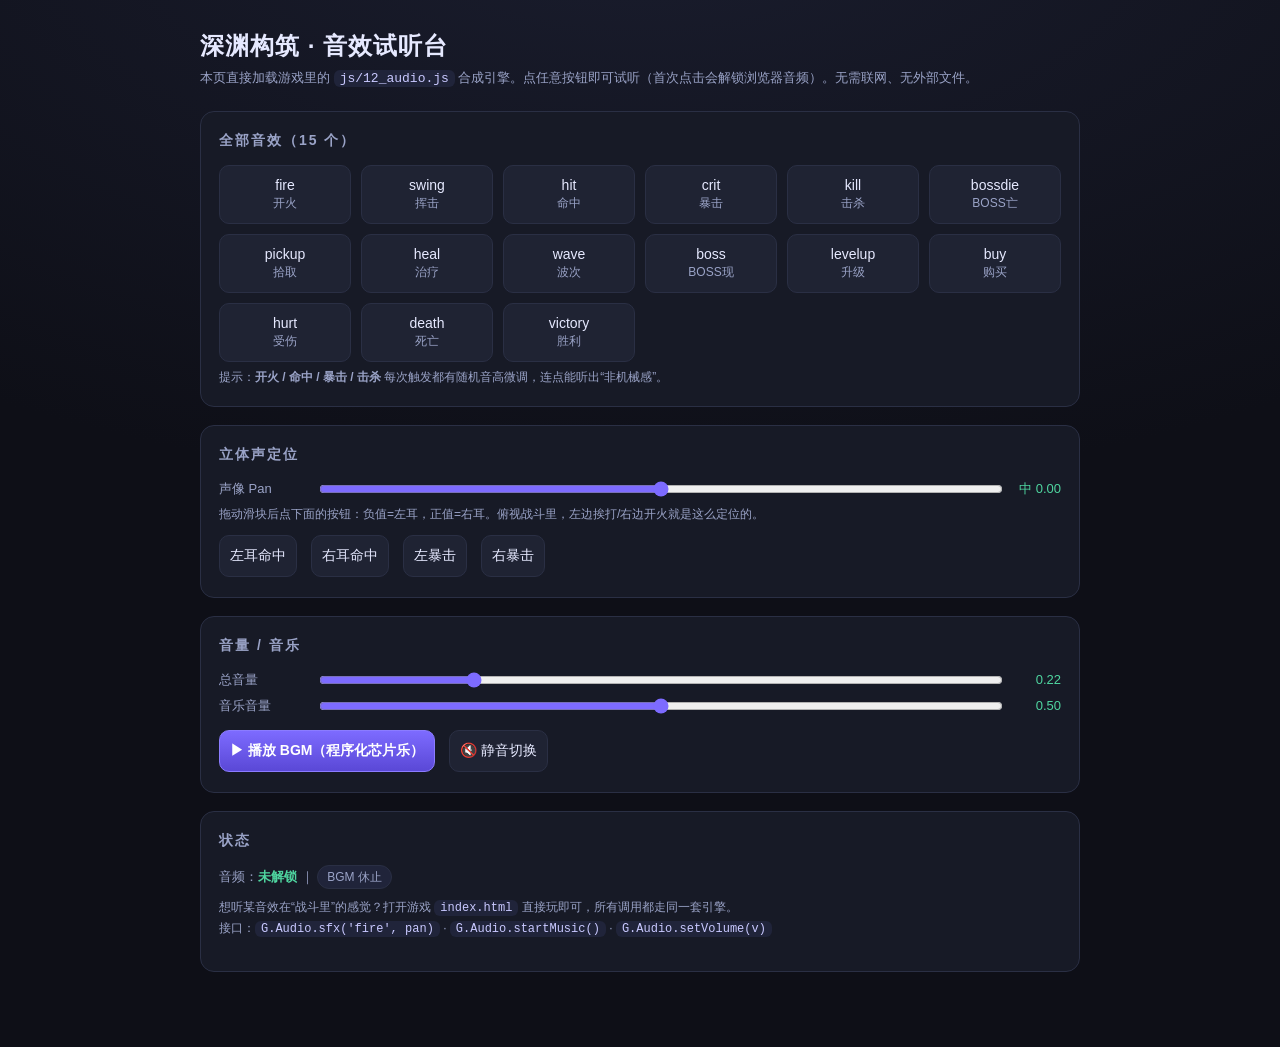
<file: audio_preview.html>
<!DOCTYPE html>
<html lang="zh-CN">
<head>
<meta charset="UTF-8">
<meta name="viewport" content="width=device-width, initial-scale=1">
<title>深渊构筑 · 音效试听台</title>
<style>
  :root{
    --bg:#0e0f17; --panel:#171a26; --panel2:#1f2333; --line:#2a2f44;
    --txt:#e6e9ff; --sub:#9aa3c7; --acc:#7d6bff; --acc2:#3b2f8c; --ok:#4fd6a0; --warn:#ff6b6b;
  }
  *{box-sizing:border-box}
  body{margin:0;background:radial-gradient(1200px 600px at 50% -10%,#1a1d2e,#0e0f17);
       color:var(--txt);font:15px/1.5 "Segoe UI","PingFang SC","Microsoft YaHei",sans-serif;
       min-height:100vh;padding:28px 16px 60px}
  .wrap{max-width:880px;margin:0 auto}
  h1{font-size:24px;margin:0 0 4px;letter-spacing:1px}
  .tip{color:var(--sub);margin:0 0 22px;font-size:13px}
  .card{background:var(--panel);border:1px solid var(--line);border-radius:14px;padding:18px 18px 20px;margin-bottom:18px}
  .card h2{font-size:14px;margin:0 0 14px;color:var(--sub);text-transform:uppercase;letter-spacing:2px;font-weight:600}
  .grid{display:grid;grid-template-columns:repeat(auto-fill,minmax(120px,1fr));gap:10px}
  button{cursor:pointer;border:1px solid var(--line);background:var(--panel2);color:var(--txt);
         padding:11px 10px;border-radius:10px;font-size:14px;transition:.12s;display:flex;
         flex-direction:column;align-items:center;gap:2px}
  button:hover{border-color:var(--acc);background:#262b40;transform:translateY(-1px)}
  button:active{transform:translateY(0);background:var(--acc2)}
  button .zh{font-size:12px;color:var(--sub)}
  button.primary{background:linear-gradient(180deg,#7d6bff,#5a48d6);border-color:#8b7cff;color:#fff;font-weight:600}
  button.primary:hover{filter:brightness(1.08)}
  button.danger{border-color:#5a2230;color:#ff9d9d}
  button.danger:hover{background:#3a1a22}
  .row{display:flex;align-items:center;gap:14px;flex-wrap:wrap;margin-top:6px}
  .row label{color:var(--sub);min-width:84px;font-size:13px}
  input[type=range]{flex:1;min-width:160px;accent-color:var(--acc)}
  .panval{font-variant-numeric:tabular-nums;color:var(--ok);min-width:42px;text-align:right;font-size:13px}
  .status{font-size:13px;color:var(--sub);margin-top:10px}
  .status b{color:var(--ok)}
  .pill{display:inline-block;padding:2px 9px;border-radius:999px;background:#20243a;border:1px solid var(--line);font-size:12px;color:var(--sub)}
  .footer{color:var(--sub);font-size:12px;margin-top:8px;line-height:1.7}
  code{background:#20243a;padding:1px 6px;border-radius:6px;color:#c9c9ff}
  .demo-note{color:var(--sub);font-size:12px;margin:6px 0 0}
</style>
</head>
<body>
<div class="wrap">
  <h1>深渊构筑 · 音效试听台</h1>
  <p class="tip">本页直接加载游戏里的 <code>js/12_audio.js</code> 合成引擎。点任意按钮即可试听（首次点击会解锁浏览器音频）。无需联网、无外部文件。</p>

  <div class="card">
    <h2>全部音效（15 个）</h2>
    <div class="grid" id="sfxGrid"></div>
    <p class="demo-note">提示：<b>开火 / 命中 / 暴击 / 击杀</b> 每次触发都有随机音高微调，连点能听出“非机械感”。</p>
  </div>

  <div class="card">
    <h2>立体声定位</h2>
    <div class="row">
      <label>声像 Pan</label>
      <input type="range" id="pan" min="-1" max="1" step="0.05" value="0">
      <span class="panval" id="panVal">中 0.00</span>
    </div>
    <p class="demo-note">拖动滑块后点下面的按钮：负值=左耳，正值=右耳。俯视战斗里，左边挨打/右边开火就是这么定位的。</p>
    <div class="row" id="panBtns" style="margin-top:12px"></div>
  </div>

  <div class="card">
    <h2>音量 / 音乐</h2>
    <div class="row">
      <label>总音量</label>
      <input type="range" id="vol" min="0" max="1" step="0.02" value="0.22">
      <span class="panval" id="volVal">0.22</span>
    </div>
    <div class="row">
      <label>音乐音量</label>
      <input type="range" id="mvol" min="0" max="1" step="0.02" value="0.5">
      <span class="panval" id="mvolVal">0.50</span>
    </div>
    <div class="row" style="margin-top:14px">
      <button id="btnMusic" class="primary">▶ 播放 BGM（程序化芯片乐）</button>
      <button id="btnMute">🔇 静音切换</button>
    </div>
  </div>

  <div class="card">
    <h2>状态</h2>
    <div class="status" id="status">音频：<b id="actx">未解锁</b> ｜ <span class="pill" id="bpm">BGM 休止</span></div>
    <p class="footer">
      想听某音效在“战斗里”的感觉？打开游戏 <code>index.html</code> 直接玩即可，所有调用都走同一套引擎。<br>
      接口：<code>G.Audio.sfx('fire', pan)</code> · <code>G.Audio.startMusic()</code> · <code>G.Audio.setVolume(v)</code>
    </p>
  </div>
</div>

<script src="js/12_audio.js"></script>
<script>
(function(){
  var A = window.G && window.G.Audio;
  if(!A){ document.getElementById('status').innerHTML='<span style="color:#ff6b6b">加载失败：未找到 G.Audio</span>'; return; }

  var NAMES = [
    ['fire','开火'], ['swing','挥击'], ['hit','命中'], ['crit','暴击'],
    ['kill','击杀'], ['bossdie','BOSS亡'], ['pickup','拾取'], ['heal','治疗'],
    ['wave','波次'], ['boss','BOSS现'], ['levelup','升级'], ['buy','购买'],
    ['hurt','受伤'], ['death','死亡'], ['victory','胜利']
  ];

  var grid = document.getElementById('sfxGrid');
  NAMES.forEach(function(n){
    var b = document.createElement('button');
    b.innerHTML = n[0] + '<span class="zh">'+n[1]+'</span>';
    b.addEventListener('click', function(){ ensure(); A.sfx(n[0], curPan()); });
    grid.appendChild(b);
  });

  // 立体声演示
  var panBtns = document.getElementById('panBtns');
  [['hit','左耳命中',-0.8],['hit','右耳命中',0.8],['crit','左暴击',-0.6],['crit','右暴击',0.6]]
    .forEach(function(d){
      var b = document.createElement('button');
      b.innerHTML = d[1];
      b.addEventListener('click', function(){ ensure(); A.sfx(d[0], d[2]); });
      panBtns.appendChild(b);
    });

  var panEl = document.getElementById('pan'), panVal = document.getElementById('panVal');
  function curPan(){ return parseFloat(panEl.value)||0; }
  function fmtPan(p){
    if(Math.abs(p)<0.02) return '中 '+p.toFixed(2);
    return (p<0?'左 ':'右 ')+Math.abs(p).toFixed(2);
  }
  panEl.addEventListener('input', function(){ panVal.textContent = fmtPan(curPan()); });

  // 音量
  var vol = document.getElementById('vol'), volVal = document.getElementById('volVal');
  vol.addEventListener('input', function(){ A.setVolume(parseFloat(vol.value)); volVal.textContent = parseFloat(vol.value).toFixed(2); });
  var mvol = document.getElementById('mvol'), mvolVal = document.getElementById('mvolVal');
  mvol.addEventListener('input', function(){ A.setMusicVolume(parseFloat(mvol.value)); mvolVal.textContent = parseFloat(mvol.value).toFixed(2); });

  // 音乐
  var musicOn = false, btnMusic = document.getElementById('btnMusic');
  btnMusic.addEventListener('click', function(){
    ensure();
    if(!musicOn){ A.startMusic(); musicOn=true; btnMusic.textContent='⏸ 停止 BGM'; document.getElementById('bpm').textContent='BGM 播放中 · '+A._bpm+' BPM'; }
    else { A.stopMusic(); musicOn=false; btnMusic.textContent='▶ 播放 BGM（程序化芯片乐）'; document.getElementById('bpm').textContent='BGM 休止'; }
  });

  document.getElementById('btnMute').addEventListener('click', function(){ A.toggleMute(); });

  // 解锁
  var unlocked = false;
  function ensure(){
    if(unlocked){ if(A.ctx && A.ctx.state==='suspended') A.ctx.resume(); return; }
    A.unlock();
    unlocked = true;
    var st = document.getElementById('actx');
    st.textContent = (A.ctx && A.ctx.state) ? A.ctx.state : '已解锁';
    st.style.color = '#4fd6a0';
  }
  document.addEventListener('click', ensure, {once:false});
})();
</script>
</body>
</html>
</file>
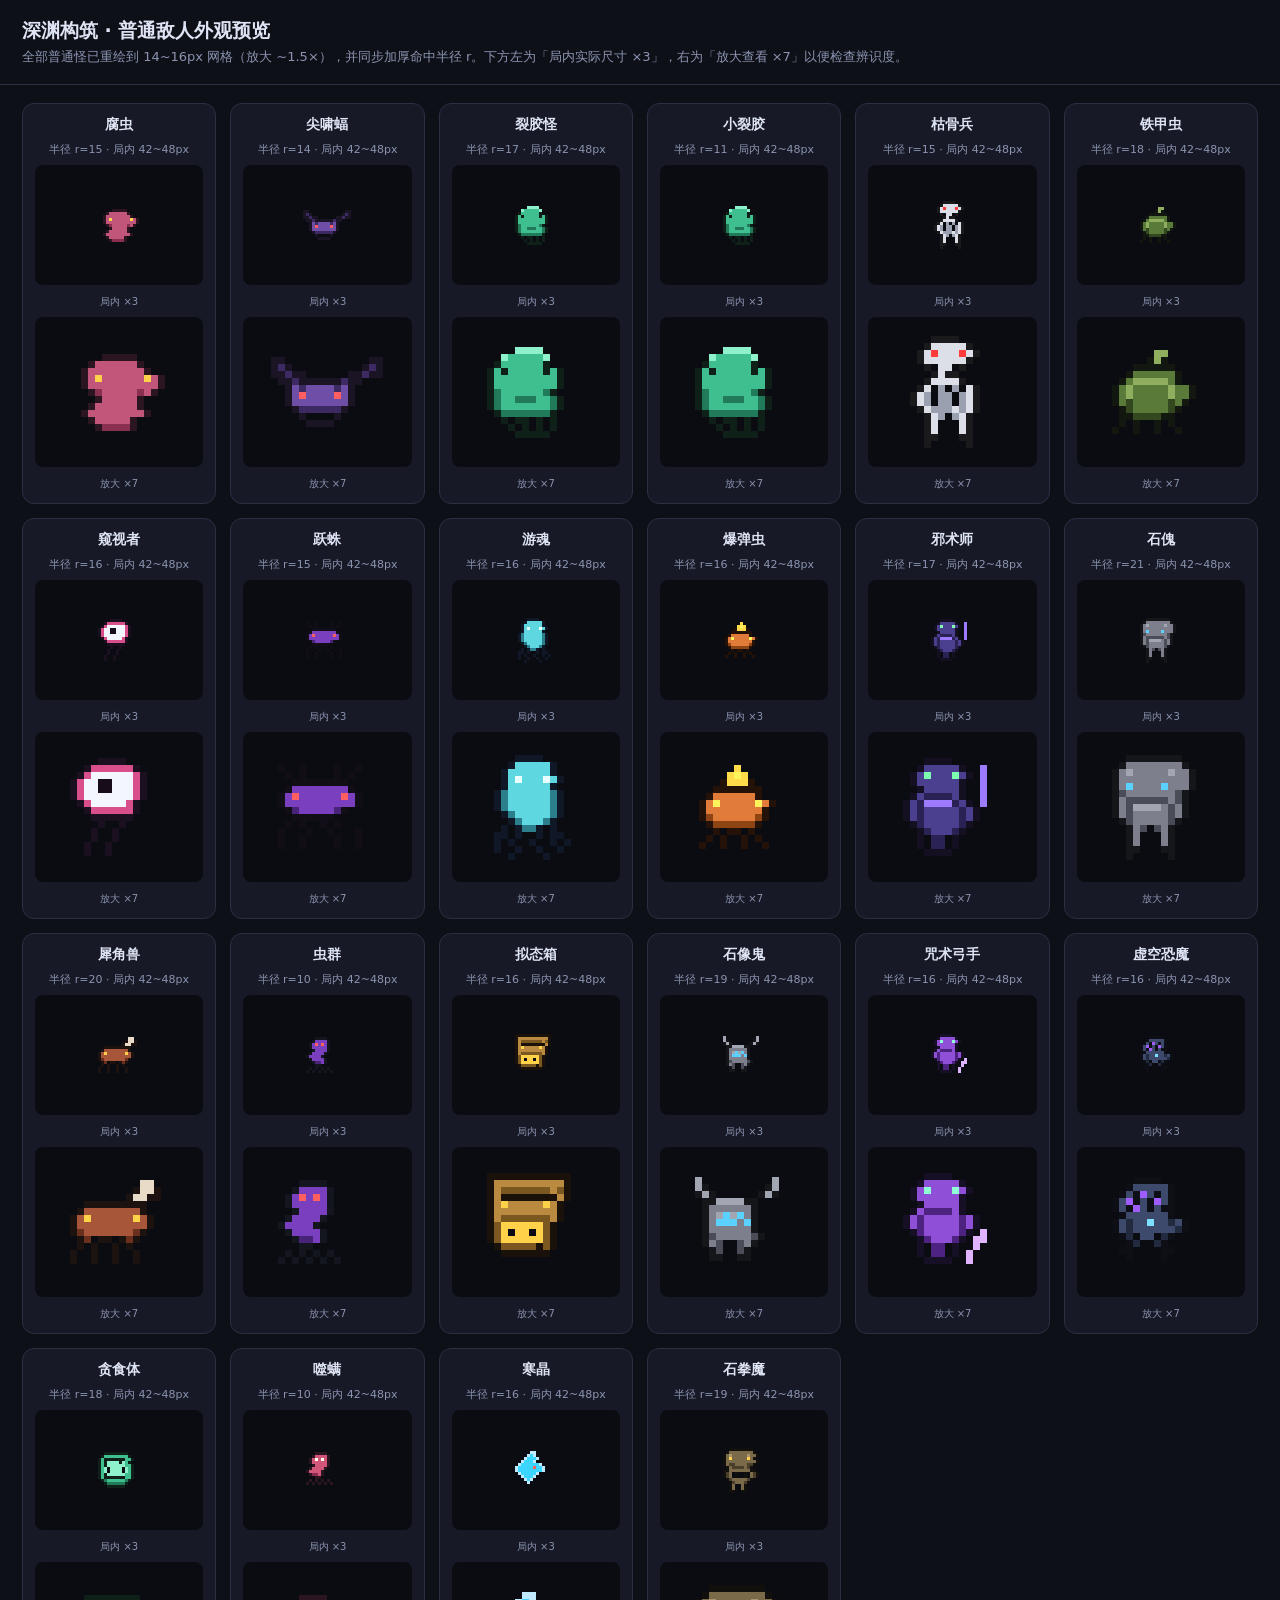
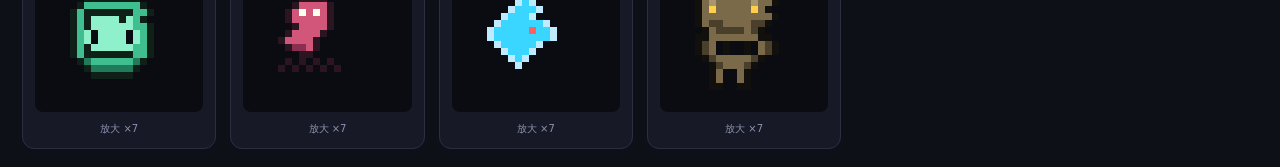
<file: enemy_preview.html>
<!DOCTYPE html>
<html lang="zh-CN">
<head>
<meta charset="UTF-8">
<meta name="viewport" content="width=device-width, initial-scale=1.0">
<title>深渊构筑 · 敌人外观预览</title>
<style>
  :root { --bg:#0e1018; --card:#171a26; --line:#2a2f42; --txt:#dfe4f5; --sub:#8b93b0; --acc:#7fd8ff; }
  * { box-sizing: border-box; }
  body { margin:0; background:var(--bg); color:var(--txt);
    font-family: -apple-system, "PingFang SC", "Microsoft YaHei", system-ui, sans-serif; }
  header { padding:18px 22px; border-bottom:1px solid var(--line); }
  h1 { margin:0 0 4px; font-size:19px; }
  .tip { color:var(--sub); font-size:13px; }
  .wrap { padding:18px 22px; }
  .grid { display:grid; grid-template-columns:repeat(auto-fill,minmax(190px,1fr)); gap:14px; }
  .card { background:var(--card); border:1px solid var(--line); border-radius:12px;
    padding:12px; display:flex; flex-direction:column; align-items:center; gap:8px; }
  .nm { font-size:14px; font-weight:600; }
  .meta { font-size:11px; color:var(--sub); }
  .stage { background:#0a0c12; border-radius:8px; display:flex; align-items:center; justify-content:center;
    width:100%; height:120px; position:relative; overflow:hidden; }
  .stage.big { height:150px; }
  canvas { image-rendering:pixelated; }
  .row { display:flex; gap:10px; width:100%; }
  .row .stage { height:88px; }
  .lbl { font-size:10px; color:var(--sub); text-align:center; margin-top:2px; }
  .col { flex:1; display:flex; flex-direction:column; align-items:center; }
</style>
</head>
<body>
<header>
  <h1>深渊构筑 · 普通敌人外观预览</h1>
  <div class="tip">全部普通怪已重绘到 14~16px 网格（放大 ~1.5×），并同步加厚命中半径 r。下方左为「局内实际尺寸 ×3」，右为「放大查看 ×7」以便检查辨识度。</div>
</header>
<div class="wrap">
  <div class="grid" id="grid"></div>
</div>

<script src="js/00_util.js"></script>
<script src="js/01_pixel.js"></script>
<script>
  // 普通怪：精灵名 -> 显示名（含命中半径 r，局内 ×3 像素）
  var LIST = [
    ['e_worm','腐虫',15], ['e_bat','尖啸蝠',14], ['e_slime','裂胶怪',17], ['e_slime','小裂胶',11],
    ['e_skeleton','枯骨兵',15], ['e_beetle','铁甲虫',18], ['e_eye','窥视者',16], ['e_spider','跃蛛',15],
    ['e_wraith','游魂',16], ['e_bomber','爆弹虫',16], ['e_warlock','邪术师',17], ['e_stone','石傀',21],
    ['e_charger','犀角兽',20], ['e_swarmling','虫群',10], ['e_mimic','拟态箱',16], ['e_gargoyle','石像鬼',19],
    ['e_hex_archer','咒术弓手',16], ['e_void_horror','虚空恐魔',16], ['e_glutton','贪食体',18],
    ['e_mite','噬螨',10], ['e_crystal','寒晶',16], ['e_ogre','石拳魔',19]
  ];

  function drawTo(canvas, name, scale) {
    var cv = G.PX.get(name, scale);
    canvas.width = cv.width; canvas.height = cv.height;
    var c = canvas.getContext('2d');
    c.clearRect(0,0,canvas.width,canvas.height);
    c.drawImage(cv, 0, 0);
  }

  var grid = document.getElementById('grid');
  LIST.forEach(function (it) {
    var name = it[0], disp = it[1], r = it[2];
    var card = document.createElement('div'); card.className = 'card';
    var nm = document.createElement('div'); nm.className = 'nm'; nm.textContent = disp;
    var meta = document.createElement('div'); meta.className = 'meta';
    meta.textContent = '半径 r=' + r + ' · 局内 ' + (14*3) + '~' + (16*3) + 'px';

    // 局内实际尺寸
    var stageA = document.createElement('div'); stageA.className = 'stage';
    var cA = document.createElement('canvas'); drawTo(cA, name, 3); stageA.appendChild(cA);
    var lbA = document.createElement('div'); lbA.className = 'lbl'; lbA.textContent = '局内 ×3';

    // 放大查看
    var stageB = document.createElement('div'); stageB.className = 'stage big';
    var cB = document.createElement('canvas'); drawTo(cB, name, 7); stageB.appendChild(cB);
    var lbB = document.createElement('div'); lbB.className = 'lbl'; lbB.textContent = '放大 ×7';

    card.appendChild(nm); card.appendChild(meta);
    card.appendChild(stageA); card.appendChild(lbA);
    card.appendChild(stageB); card.appendChild(lbB);
    grid.appendChild(card);
  });
</script>
</body>
</html>
</file>
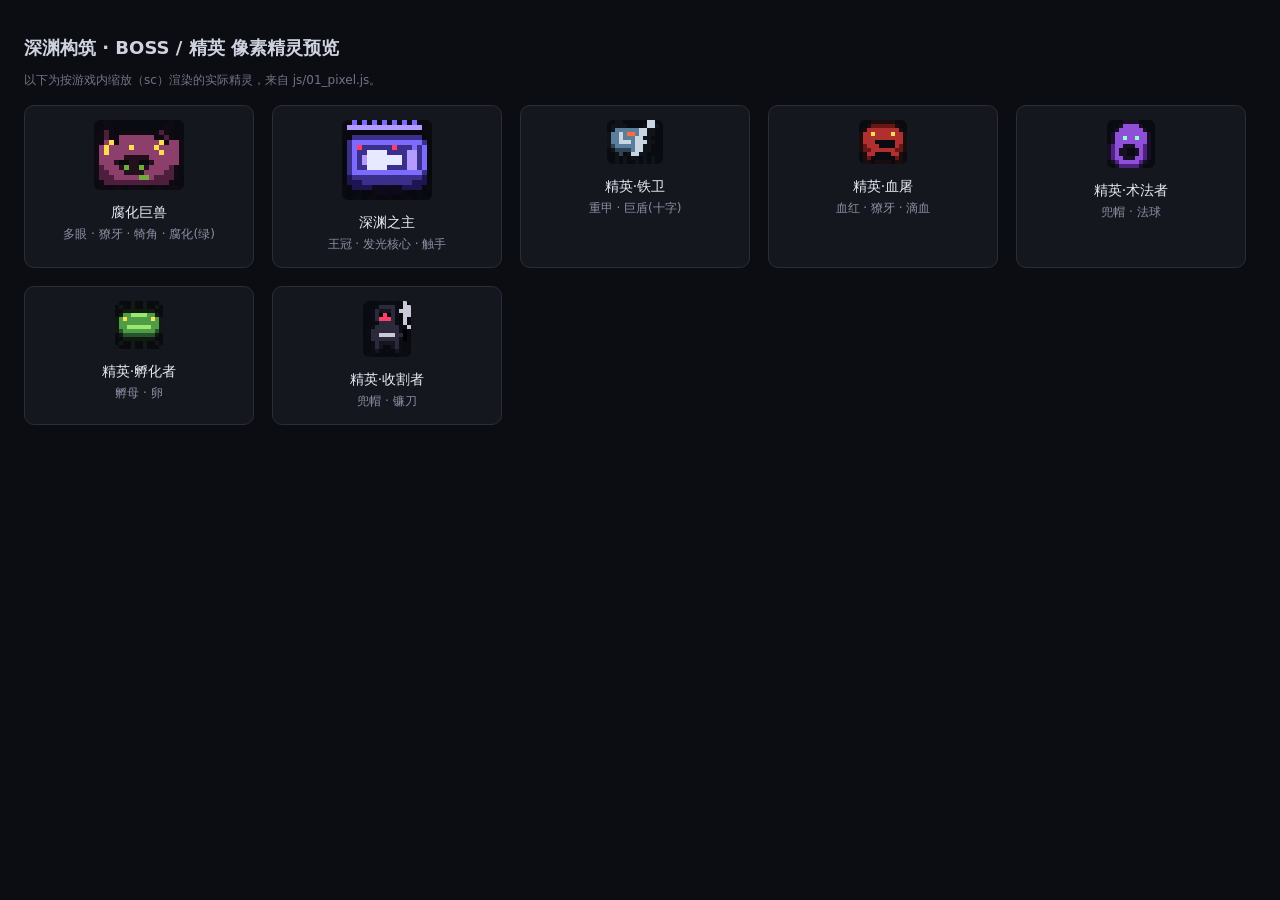
<file: preview_sprites.html>
<!DOCTYPE html>
<html lang="zh">
<head>
<meta charset="utf-8">
<title>BOSS / 精英 精灵预览</title>
<style>
  body { background:#0c0d12; color:#cfd3e0; font-family:system-ui,"Microsoft YaHei",sans-serif; margin:0; padding:24px; }
  h1 { font-size:18px; font-weight:600; }
  .grid { display:flex; flex-wrap:wrap; gap:18px; margin-top:16px; }
  .card { background:#15171f; border:1px solid #2a2d3a; border-radius:10px; padding:14px; width:200px; text-align:center; }
  .card canvas { image-rendering:pixelated; background:#0a0b10; border-radius:6px; }
  .name { margin-top:10px; font-size:14px; color:#e8ebf5; }
  .desc { margin-top:4px; font-size:12px; color:#8b90a3; line-height:1.4; }
  .tip { color:#6f7488; font-size:12px; margin-top:8px; }
</style>
</head>
<body>
  <h1>深渊构筑 · BOSS / 精英 像素精灵预览</h1>
  <div class="tip">以下为按游戏内缩放（sc）渲染的实际精灵，来自 js/01_pixel.js。</div>
  <div class="grid" id="grid"></div>

  <script>
    // 提供全局 G，供 01_pixel.js 挂载
    window.G = {};
  </script>
  <script src="js/01_pixel.js"></script>
  <script>
    var list = [
      { id:'boss_behemoth', sc:5, name:'腐化巨兽', desc:'多眼 · 獠牙 · 犄角 · 腐化(绿)' },
      { id:'boss_abyss',    sc:5, name:'深渊之主', desc:'王冠 · 发光核心 · 触手' },
      { id:'el_ironclad',   sc:4, name:'精英·铁卫', desc:'重甲 · 巨盾(十字)' },
      { id:'el_butcher',    sc:4, name:'精英·血屠', desc:'血红 · 獠牙 · 滴血' },
      { id:'el_hexer',      sc:4, name:'精英·术法者', desc:'兜帽 · 法球' },
      { id:'el_brood',      sc:4, name:'精英·孵化者', desc:'孵母 · 卵' },
      { id:'el_reaper',     sc:4, name:'精英·收割者', desc:'兜帽 · 镰刀' }
    ];
    var grid = document.getElementById('grid');
    list.forEach(function (s) {
      var cv = G.PX.get(s.id, s.sc);
      var card = document.createElement('div');
      card.className = 'card';
      var c = document.createElement('canvas');
      c.width = cv.width; c.height = cv.height;
      var ctx = c.getContext('2d');
      ctx.imageSmoothingEnabled = false;
      ctx.drawImage(cv, 0, 0);
      var n = document.createElement('div'); n.className='name'; n.textContent = s.name;
      var d = document.createElement('div'); d.className='desc'; d.textContent = s.desc;
      card.appendChild(c); card.appendChild(n); card.appendChild(d);
      grid.appendChild(card);
    });
  </script>
</body>
</html>
</file>
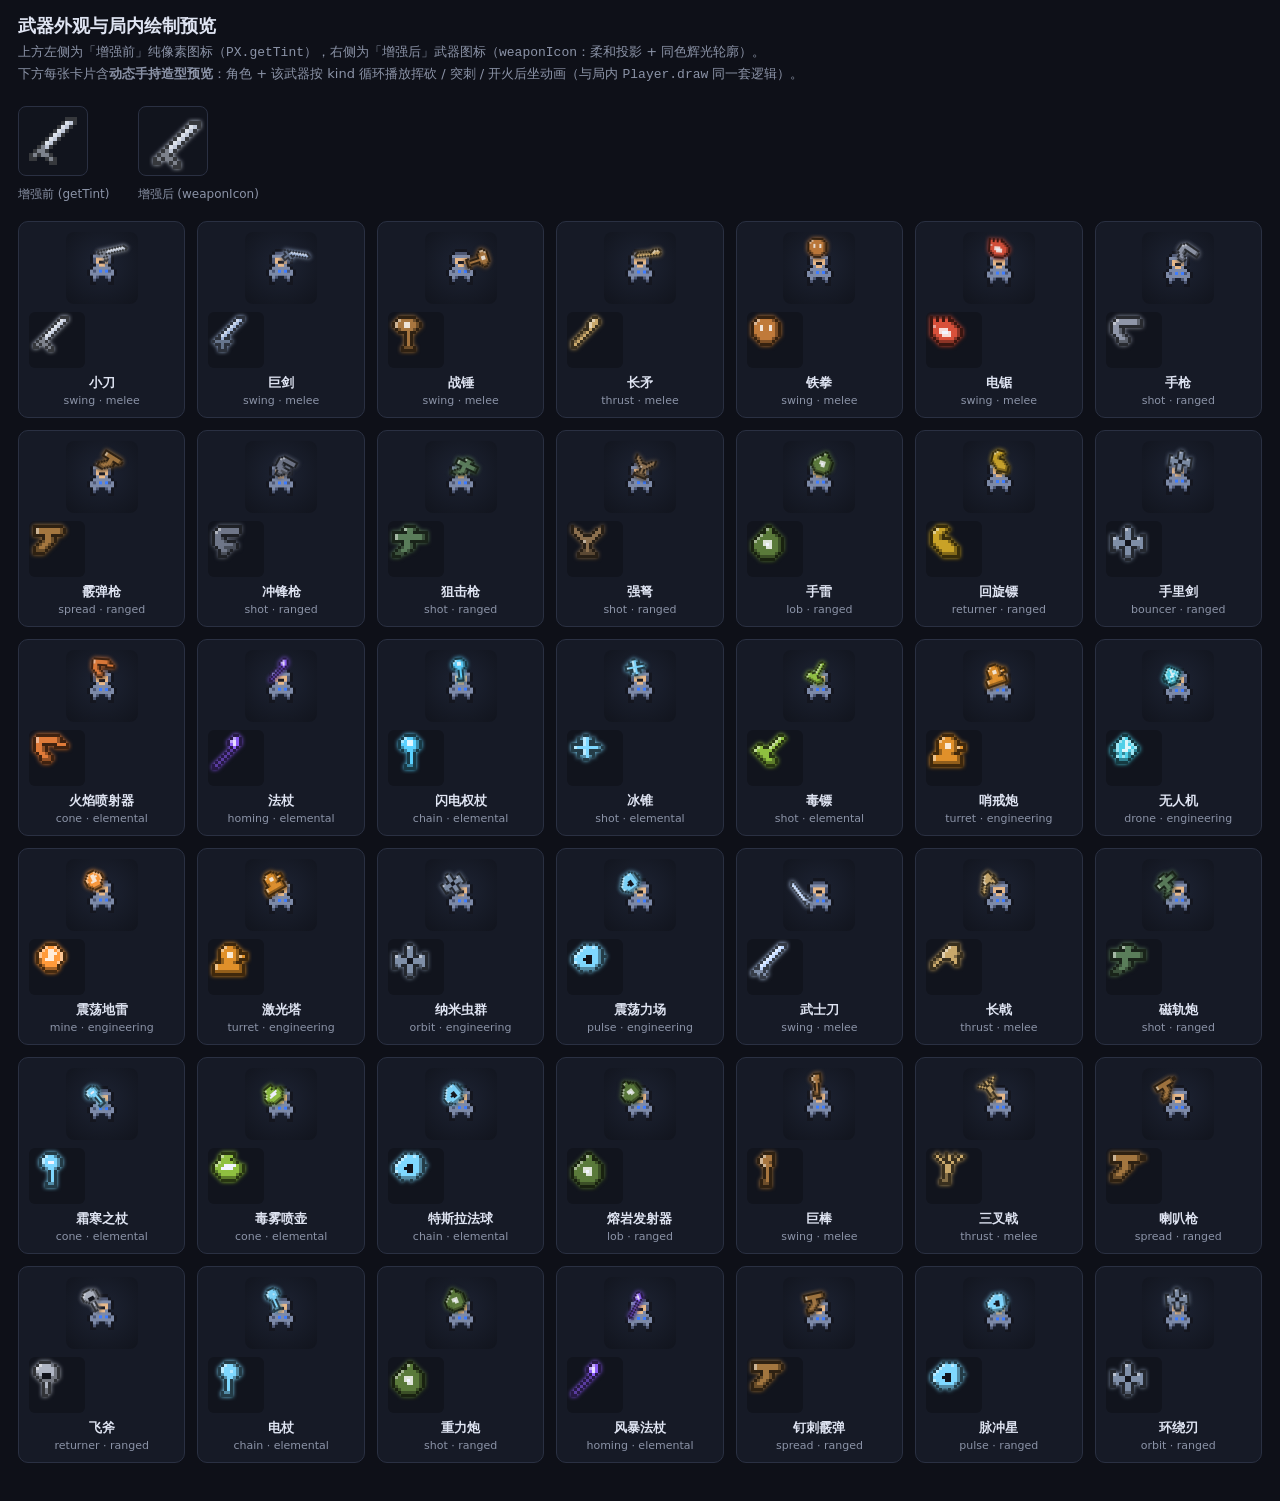
<file: weapon_preview.html>
<!DOCTYPE html>
<html lang="zh">
<head>
<meta charset="utf-8">
<title>武器外观预览 · 深渊构筑</title>
<style>
  body { margin:0; background:#0e1018; color:#dfe4f2; font-family: system-ui, "PingFang SC", "Microsoft YaHei", sans-serif; }
  h1 { font-size:18px; padding:14px 18px 4px; margin:0; }
  .hint { padding:0 18px 10px; color:#8b93a7; font-size:13px; line-height:1.6; max-width:880px; }
  .cmp { display:flex; gap:28px; padding:10px 18px 4px; align-items:flex-end; }
  .cmp .lab { font-size:12px; color:#8b93a7; text-align:center; margin-top:6px; }
  .cmp canvas { background:#11141d; border:1px solid #2a3042; border-radius:8px; }
  .grid { display:grid; grid-template-columns: repeat(auto-fill, minmax(150px,1fr)); gap:12px; padding:14px 18px 40px; }
  .card { background:#161a26; border:1px solid #2a3042; border-radius:10px; padding:10px; text-align:center; }
  .card .prev { background:radial-gradient(circle at 50% 45%, #1d2333, #11141d); border-radius:8px; display:block; margin:0 auto; }
  .card .icon { background:#11141d; border-radius:6px; margin-top:8px; display:block; }
  .card .name { font-size:13px; font-weight:600; margin:6px 0 2px; }
  .card .meta { font-size:11px; color:#8b93a7; }
</style>
</head>
<body>
<h1>武器外观与局内绘制预览</h1>
<div class="hint">
  上方左侧为「增强前」纯像素图标（<code>PX.getTint</code>），右侧为「增强后」武器图标（<code>weaponIcon</code>：柔和投影 + 同色辉光轮廓）。<br>
  下方每张卡片含<strong>动态手持造型预览</strong>：角色 + 该武器按 kind 循环播放挥砍 / 突刺 / 开火后坐动画（与局内 <code>Player.draw</code> 同一套逻辑）。
</div>
<div class="cmp" id="cmp"></div>
<div class="grid" id="grid"></div>

<script src="js/00_util.js"></script>
<script src="js/12_audio.js"></script>
<script src="js/01_pixel.js"></script>
<script src="js/02_stats.js"></script>
<script src="js/03_items.js"></script>
<script src="js/04_weapons.js"></script>
<script>
(function () {
  var WS = G.WEAPONS || [];
  function mkCanvas(w, h) { var c = document.createElement('canvas'); c.width = w; c.height = h; return c; }

  // —— 对比区（用第一把武器）——
  var cmp = document.getElementById('cmp');
  var sample = WS[0];
  var before = G.PX.getTint(sample.icon, sample.col, 4);
  var after = G.weaponIcon(sample, 0, 4);
  [['增强前 (getTint)', before], ['增强后 (weaponIcon)', after]].forEach(function (p) {
    var wrap = document.createElement('div');
    var c = mkCanvas(before.width + 20, before.height + 20);
    c.getContext('2d').drawImage(p[1], 10, 10);
    wrap.appendChild(c);
    var l = document.createElement('div'); l.className = 'lab'; l.textContent = p[0];
    wrap.appendChild(l);
    cmp.appendChild(wrap);
  });

  // —— 卡片网格 ——
  var cards = [];
  var IW = after.width, IH = after.height;
  WS.forEach(function (def) {
    var card = document.createElement('div'); card.className = 'card';
    var prev = mkCanvas(72, 72); prev.className = 'prev'; card.appendChild(prev);
    var icon = mkCanvas(IW, IH); icon.className = 'icon';
    icon.getContext('2d').drawImage(G.weaponIcon(def, 0, 3), 0, 0);
    card.appendChild(icon);
    var nm = document.createElement('div'); nm.className = 'name'; nm.textContent = def.name || def.id;
    var mt = document.createElement('div'); mt.className = 'meta';
    mt.textContent = (def.kind || '') + ' · ' + (def.tags ? def.tags.join('/') : '');
    card.appendChild(nm); card.appendChild(mt);
    document.getElementById('grid').appendChild(card);
    cards.push({ def: def, ctx: prev.getContext('2d'), w: 72, h: 72 });
  });

  // —— 动画循环（与 Player.draw 武器段同逻辑）——
  var charCv = G.PX.get('char_knight', 3);
  function drawCard(o, t) {
    var ctx = o.ctx, W = o.w, H = o.h;
    ctx.clearRect(0, 0, W, H);
    var cx = W / 2, cy = H / 2;
    var bob = Math.sin(t * 3) * 1.4;
    G.PX.draw(ctx, charCv, cx, cy + bob, {});
    var def = o.def;
    var ang = -Math.PI / 2 + Math.sin(t * 0.9) * 0.7;
    var sw = 0;
    var cyc = (t % 1.3) / 1.3;
    if (def.kind === 'swing') sw = cyc < 0.5 ? 0.18 * (1 - cyc / 0.5) : 0;
    else if (def.kind === 'thrust') sw = cyc < 0.5 ? 0.16 * (1 - cyc / 0.5) : 0;
    else sw = cyc < 0.3 ? 0.07 : 0;
    var a = ang, reach = 15, rot = a + Math.PI / 2;
    if (def.kind === 'swing') {
      var sp = sw > 0 ? (1 - sw / 0.18) : 0, half = (def.arc || 1.6) / 2;
      a = a - half + sp * 2 * half; rot = a + Math.PI / 2; reach += 3;
    } else if (def.kind === 'thrust') {
      var tp = sw > 0 ? (1 - sw / 0.16) : 0;
      reach += Math.sin(tp * Math.PI) * 16; rot = a + Math.PI / 2;
    } else if (sw > 0) reach -= 5;
    var wc = G.weaponIcon(def, 0, 2);
    G.PX.draw(ctx, wc, cx + Math.cos(a) * reach, cy + Math.sin(a) * reach + bob, { rot: rot, alpha: 0.96 });
  }
  function loop(ts) {
    var t = ts / 1000;
    for (var i = 0; i < cards.length; i++) drawCard(cards[i], t + i * 0.13);
    requestAnimationFrame(loop);
  }
  requestAnimationFrame(loop);
})();
</script>
</body>
</html>
</file>
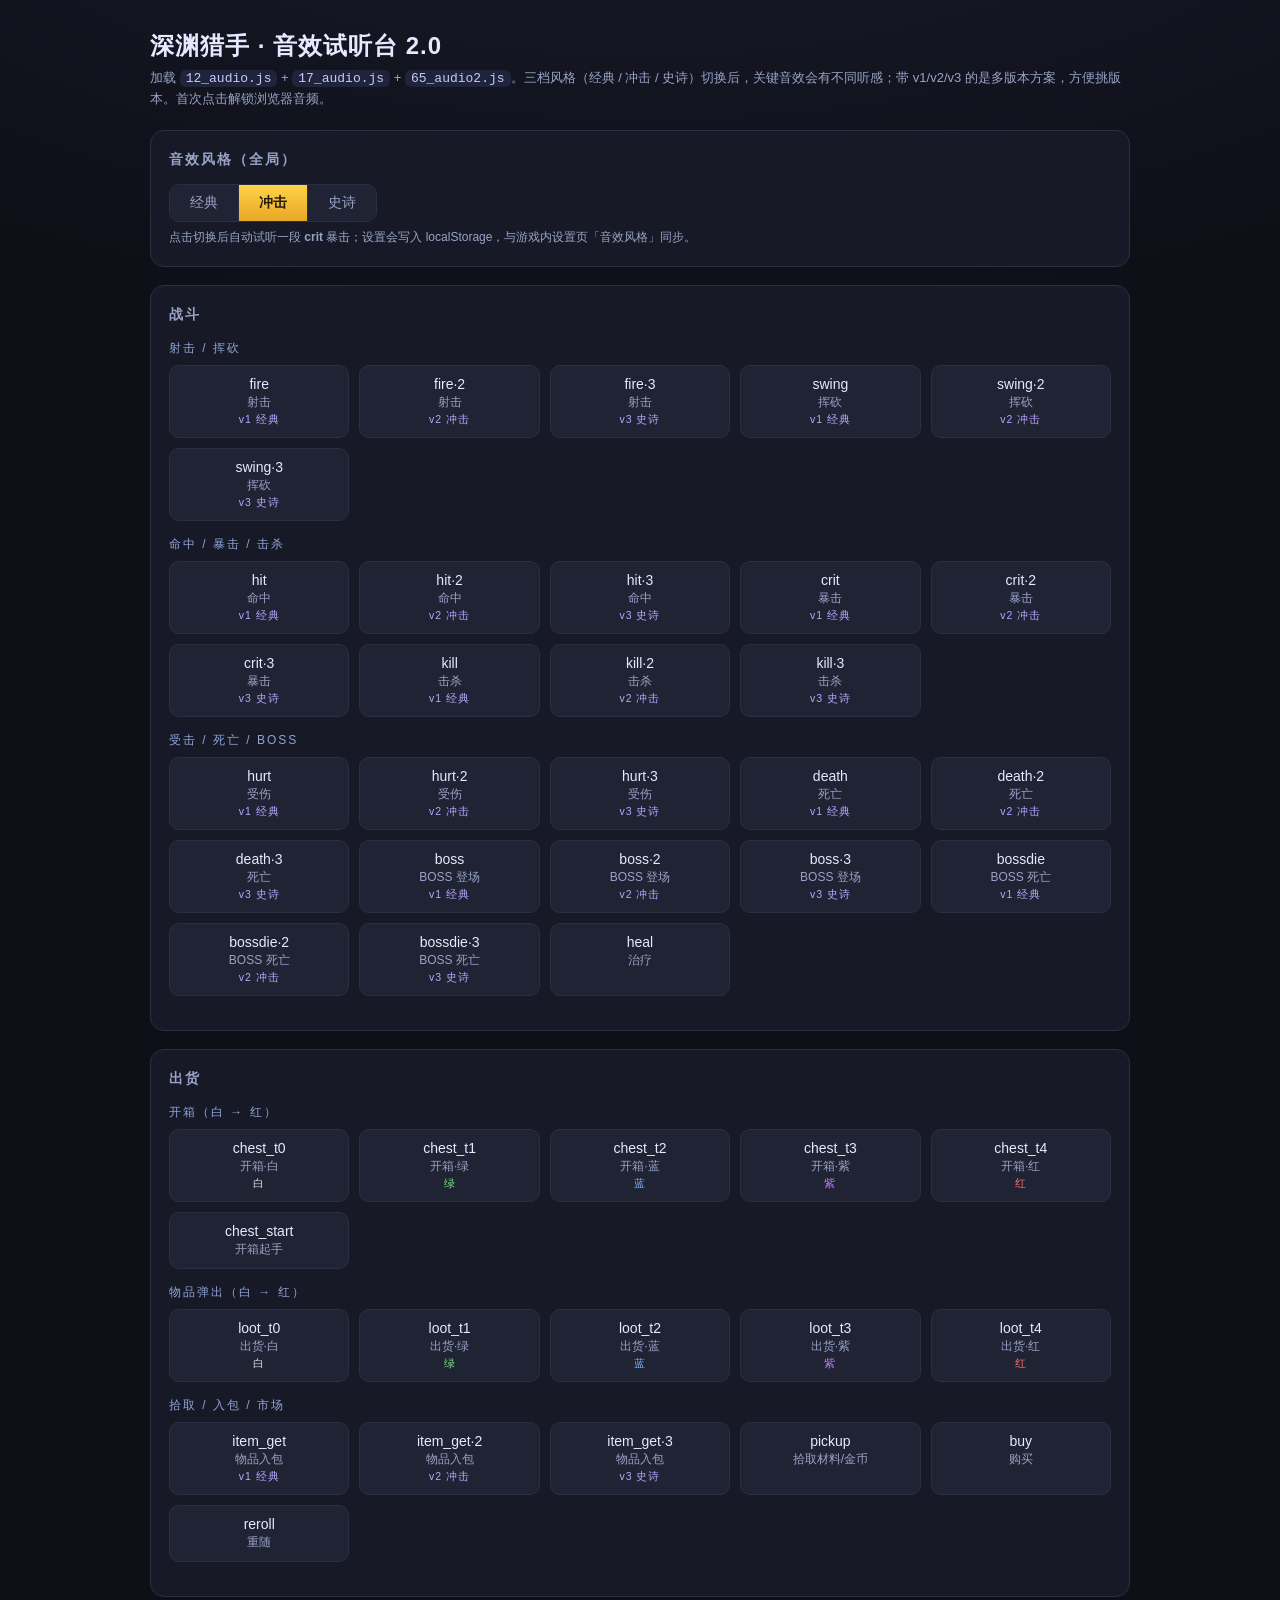
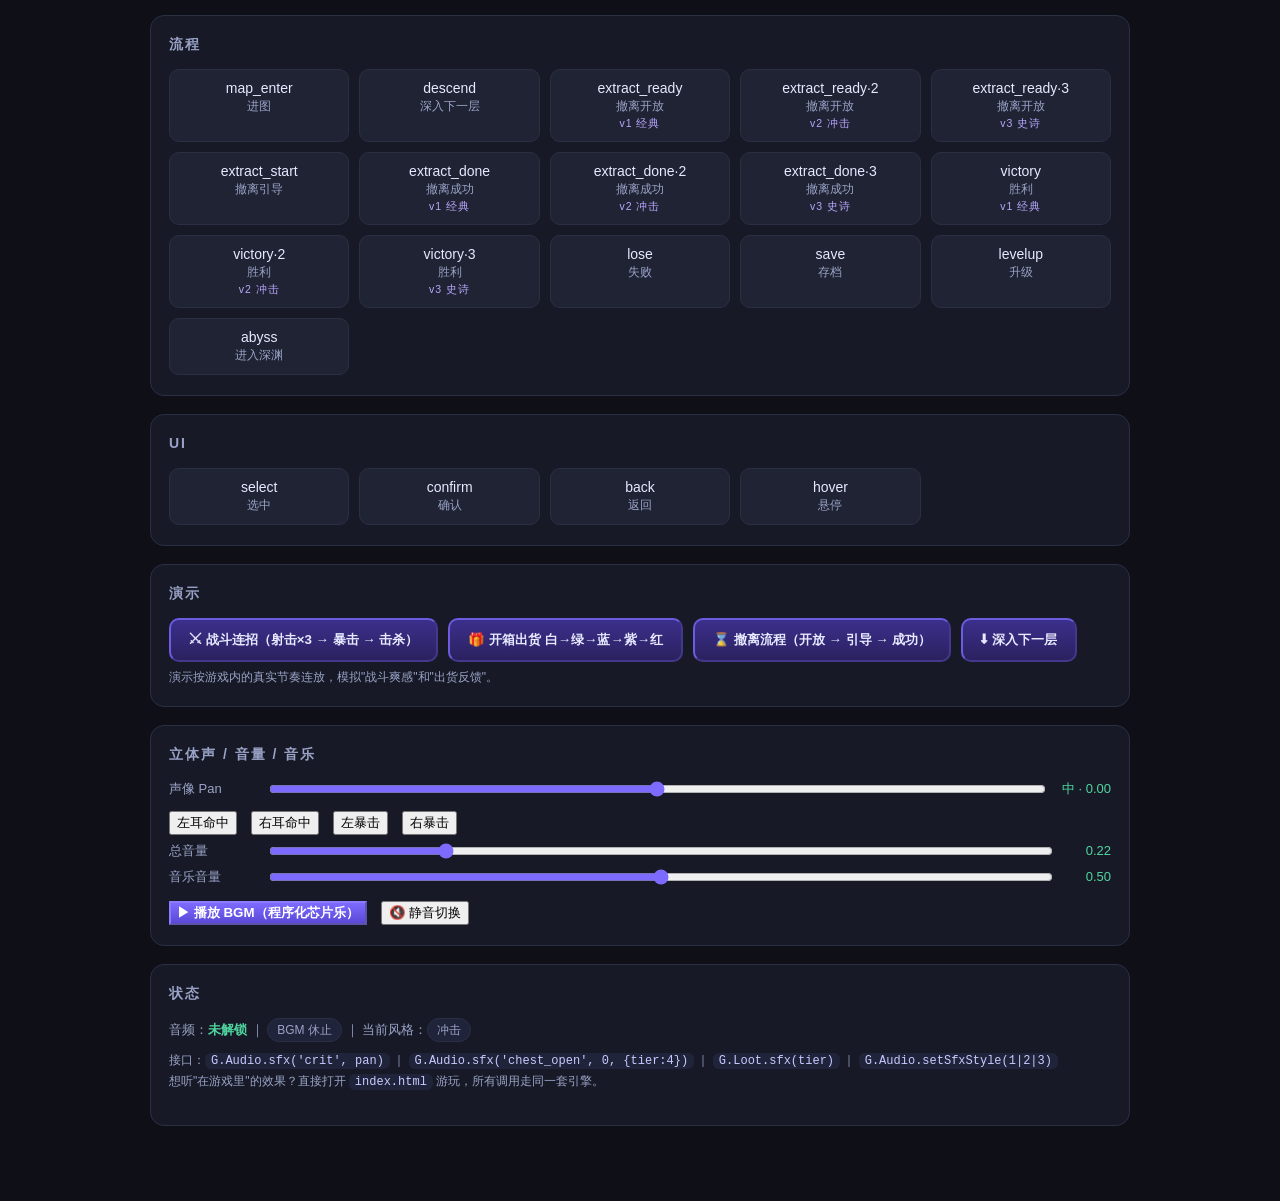
<file: tools/audio_preview.html>
<!DOCTYPE html>
<html lang="zh-CN">
<head>
<meta charset="UTF-8">
<meta name="viewport" content="width=device-width, initial-scale=1">
<title>深渊猎手 · 音效试听台 2.0</title>
<style>
  :root{
    --bg:#0e0f17; --panel:#171a26; --panel2:#1f2333; --line:#2a2f44;
    --txt:#e6e9ff; --sub:#9aa3c7; --acc:#7d6bff; --acc2:#3b2f8c; --ok:#4fd6a0; --warn:#ff6b6b;
  }
  *{box-sizing:border-box}
  body{margin:0;background:radial-gradient(1200px 600px at 50% -10%,#1a1d2e,#0e0f17);
       color:var(--txt);font:15px/1.5 "Segoe UI","PingFang SC","Microsoft YaHei",sans-serif;
       min-height:100vh;padding:28px 16px 60px}
  .wrap{max-width:980px;margin:0 auto}
  h1{font-size:24px;margin:0 0 4px;letter-spacing:1px}
  .tip{color:var(--sub);margin:0 0 22px;font-size:13px}
  .card{background:var(--panel);border:1px solid var(--line);border-radius:14px;padding:18px 18px 20px;margin-bottom:18px}
  .card h2{font-size:14px;margin:0 0 14px;color:var(--sub);text-transform:uppercase;letter-spacing:2px;font-weight:600}
  .grid{display:grid;grid-template-columns:repeat(auto-fill,minmax(150px,1fr));gap:10px}
  .grid button{cursor:pointer;border:1px solid var(--line);background:var(--panel2);color:var(--txt);
         padding:10px 8px;border-radius:10px;font-size:14px;transition:.12s;display:flex;
         flex-direction:column;align-items:center;gap:2px}
  .grid button:hover{border-color:var(--acc);background:#262b40;transform:translateY(-1px)}
  .grid button:active{transform:translateY(0);background:var(--acc2)}
  .grid button .zh{font-size:12px;color:var(--sub)}
  .grid button .vs{font-size:10.5px;color:#b9a7ff;letter-spacing:1px}
  button{cursor:pointer}
  button.primary{background:linear-gradient(180deg,#7d6bff,#5a48d6);border-color:#8b7cff;color:#fff;font-weight:600}
  button.danger{border-color:#5a2230;color:#ff9d9d}
  button.demo{background:linear-gradient(180deg,#3b2f8c,#2b215f);border-color:#6b5ce0;color:#e6e9ff;font-weight:600;padding:11px 18px;border-radius:10px}
  .row{display:flex;align-items:center;gap:14px;flex-wrap:wrap;margin-top:6px}
  .row label{color:var(--sub);min-width:84px;font-size:13px}
  input[type=range]{flex:1;min-width:160px;accent-color:var(--acc)}
  .panval{font-variant-numeric:tabular-nums;color:var(--ok);min-width:42px;text-align:right;font-size:13px}
  .status{font-size:13px;color:var(--sub);margin-top:10px}
  .status b{color:var(--ok)}
  .pill{display:inline-block;padding:2px 9px;border-radius:999px;background:#20243a;border:1px solid var(--line);font-size:12px;color:var(--sub)}
  .seg{display:inline-flex;border:1px solid var(--line);border-radius:10px;overflow:hidden}
  .seg button{border:0;background:var(--panel2);color:var(--sub);padding:9px 20px;font-size:14px;transition:.12s}
  .seg button + button{border-left:1px solid var(--line)}
  .seg button:hover{color:var(--txt);background:#262b40}
  .seg button.on{background:linear-gradient(180deg,#ffd24a,#e8a726);color:#201a05;font-weight:700}
  .demo-row{display:flex;gap:10px;flex-wrap:wrap;margin-top:12px}
  .footer{color:var(--sub);font-size:12px;margin-top:8px;line-height:1.7}
  code{background:#20243a;padding:1px 6px;border-radius:6px;color:#c9c9ff}
  .grp{margin-bottom:14px}
  .grp .gtitle{font-size:12px;color:#8fa3d8;letter-spacing:2px;margin:0 0 8px}
  .demo-note{color:var(--sub);font-size:12px;margin:6px 0 0}
</style>
</head>
<body>
<div class="wrap">
  <h1>深渊猎手 · 音效试听台 2.0</h1>
  <p class="tip">加载 <code>12_audio.js</code> + <code>17_audio.js</code> + <code>65_audio2.js</code>。三档风格（经典 / 冲击 / 史诗）切换后，关键音效会有不同听感；带 v1/v2/v3 的是多版本方案，方便挑版本。首次点击解锁浏览器音频。</p>

  <div class="card">
    <h2>音效风格（全局）</h2>
    <div class="seg" id="styleSeg">
      <button data-style="1">经典</button>
      <button data-style="2" class="on">冲击</button>
      <button data-style="3">史诗</button>
    </div>
    <p class="demo-note">点击切换后自动试听一段 <b>crit</b> 暴击；设置会写入 localStorage，与游戏内设置页「音效风格」同步。</p>
  </div>

  <div class="card">
    <h2>战斗</h2>
    <div class="grp">
      <div class="gtitle">射击 / 挥砍</div>
      <div class="grid" id="gCombat1"></div>
    </div>
    <div class="grp">
      <div class="gtitle">命中 / 暴击 / 击杀</div>
      <div class="grid" id="gCombat2"></div>
    </div>
    <div class="grp">
      <div class="gtitle">受击 / 死亡 / BOSS</div>
      <div class="grid" id="gCombat3"></div>
    </div>
  </div>

  <div class="card">
    <h2>出货</h2>
    <div class="grp">
      <div class="gtitle">开箱（白 → 红）</div>
      <div class="grid" id="gChest"></div>
    </div>
    <div class="grp">
      <div class="gtitle">物品弹出（白 → 红）</div>
      <div class="grid" id="gLoot"></div>
    </div>
    <div class="grp">
      <div class="gtitle">拾取 / 入包 / 市场</div>
      <div class="grid" id="gLoot2"></div>
    </div>
  </div>

  <div class="card">
    <h2>流程</h2>
    <div class="grid" id="gFlow"></div>
  </div>

  <div class="card">
    <h2>UI</h2>
    <div class="grid" id="gUi"></div>
  </div>

  <div class="card">
    <h2>演示</h2>
    <div class="demo-row">
      <button class="demo" id="btnCombo">⚔ 战斗连招（射击×3 → 暴击 → 击杀）</button>
      <button class="demo" id="btnChest">🎁 开箱出货 白→绿→蓝→紫→红</button>
      <button class="demo" id="btnExtract">⌛ 撤离流程（开放 → 引导 → 成功）</button>
      <button class="demo" id="btnDescend">⬇ 深入下一层</button>
    </div>
    <p class="demo-note">演示按游戏内的真实节奏连放，模拟"战斗爽感"和"出货反馈"。</p>
  </div>

  <div class="card">
    <h2>立体声 / 音量 / 音乐</h2>
    <div class="row">
      <label>声像 Pan</label>
      <input type="range" id="pan" min="-1" max="1" step="0.05" value="0">
      <span class="panval" id="panVal">中 · 0.00</span>
    </div>
    <div class="row" id="panBtns" style="margin-top:12px"></div>
    <div class="row">
      <label>总音量</label>
      <input type="range" id="vol" min="0" max="1" step="0.02" value="0.22">
      <span class="panval" id="volVal">0.22</span>
    </div>
    <div class="row">
      <label>音乐音量</label>
      <input type="range" id="mvol" min="0" max="1" step="0.02" value="0.5">
      <span class="panval" id="mvolVal">0.50</span>
    </div>
    <div class="row" style="margin-top:14px">
      <button id="btnMusic" class="primary">▶ 播放 BGM（程序化芯片乐）</button>
      <button id="btnMute">🔇 静音切换</button>
    </div>
  </div>

  <div class="card">
    <h2>状态</h2>
    <div class="status">音频：<b id="actx">未解锁</b> ｜ <span class="pill" id="bpm">BGM 休止</span> ｜ 当前风格：<span class="pill" id="stylePill">冲击</span></div>
    <p class="footer">
      接口：<code>G.Audio.sfx('crit', pan)</code> ｜ <code>G.Audio.sfx('chest_open', 0, {tier:4})</code> ｜ <code>G.Loot.sfx(tier)</code> ｜ <code>G.Audio.setSfxStyle(1|2|3)</code><br>
      想听"在游戏里"的效果？直接打开 <code>index.html</code> 游玩，所有调用走同一套引擎。
    </p>
  </div>
</div>

<script src="../js/12_audio.js"></script>
<script src="../js/17_audio.js"></script>
<script src="../js/65_audio2.js"></script>
<script>
(function () {
  var A = window.G && window.G.Audio;
  if (!A) {
    document.getElementById('status').innerHTML = '<span style="color:#ff6b6b">加载失败：未找到 G.Audio</span>';
    return;
  }

  var unlocked = false;
  function ensure() {
    if (unlocked) { if (A.ctx && A.ctx.state === 'suspended') A.ctx.resume(); return; }
    A.unlock();
    unlocked = true;
    var st = document.getElementById('actx');
    st.textContent = (A.ctx && A.ctx.state) ? A.ctx.state : '已解锁';
    st.style.color = '#4fd6a0';
  }
  document.addEventListener('click', ensure);

  function btn(label, zh, fn, vs) {
    var b = document.createElement('button');
    b.innerHTML = label + '<span class="zh">' + zh + '</span>' + (vs ? '<span class="vs">' + vs + '</span>' : '');
    b.addEventListener('click', function () { ensure(); fn(); });
    return b;
  }
  function addTo(id, label, zh, name, opts, vs) {
    document.getElementById(id).appendChild(btn(label, zh, function () {
      A.sfx(name, curPan(), opts);
    }, vs));
  }
  function addVariants(id, label, zh, base) {
    addTo(id, base, zh, base, null, 'v1 经典');
    addTo(id, base + '·2', zh, base + '_v2', null, 'v2 冲击');
    addTo(id, base + '·3', zh, base + '_v3', null, 'v3 史诗');
  }

  /* 战斗 */
  addVariants('gCombat1', 'fire', '射击', 'fire');
  addVariants('gCombat1', 'swing', '挥砍', 'swing');
  addVariants('gCombat2', 'hit', '命中', 'hit');
  addVariants('gCombat2', 'crit', '暴击', 'crit');
  addVariants('gCombat2', 'kill', '击杀', 'kill');
  addVariants('gCombat3', 'hurt', '受伤', 'hurt');
  addVariants('gCombat3', 'death', '死亡', 'death');
  addVariants('gCombat3', 'boss', 'BOSS 登场', 'boss');
  addVariants('gCombat3', 'bossdie', 'BOSS 死亡', 'bossdie');
  addTo('gCombat3', 'heal', '治疗', 'heal');

  /* 出货 */
  var TNAMES = ['白', '绿', '蓝', '紫', '红'];
  var TCOLS = ['#d9dde8', '#7ee787', '#7db4ff', '#c07fff', '#ff6b6b'];
  TNAMES.forEach(function (nm, i) {
    addTo('gChest', 'chest_t' + i, '开箱·' + nm, 'chest_open', { tier: i }, '<span style="color:' + TCOLS[i] + '">' + nm + '</span>');
    addTo('gLoot', 'loot_t' + i, '出货·' + nm, 'loot', { tier: i }, '<span style="color:' + TCOLS[i] + '">' + nm + '</span>');
  });
  addTo('gChest', 'chest_start', '开箱起手', 'chest_start');
  addVariants('gLoot2', 'item_get', '物品入包', 'item_get');
  addTo('gLoot2', 'pickup', '拾取材料/金币', 'pickup');
  addTo('gLoot2', 'buy', '购买', 'buy');
  addTo('gLoot2', 'reroll', '重随', 'reroll');

  /* 流程 */
  addTo('gFlow', 'map_enter', '进图', 'map_enter');
  addTo('gFlow', 'descend', '深入下一层', 'descend');
  addVariants('gFlow', 'extract_ready', '撤离开放', 'extract_ready');
  addTo('gFlow', 'extract_start', '撤离引导', 'extract_start');
  addVariants('gFlow', 'extract_done', '撤离成功', 'extract_done');
  addVariants('gFlow', 'victory', '胜利', 'victory');
  addTo('gFlow', 'lose', '失败', 'lose');
  addTo('gFlow', 'save', '存档', 'save');
  addTo('gFlow', 'levelup', '升级', 'levelup');
  addTo('gFlow', 'abyss', '进入深渊', 'abyss');

  /* UI */
  addTo('gUi', 'select', '选中', 'select');
  addTo('gUi', 'confirm', '确认', 'confirm');
  addTo('gUi', 'back', '返回', 'back');
  addTo('gUi', 'hover', '悬停', 'hover');

  /* 演示 */
  document.getElementById('btnCombo').addEventListener('click', function () {
    ensure();
    var p = curPan();
    A.sfx('fire', p); A.sfx('fire', p); A.sfx('fire', p);
    setTimeout(function () { A.sfx('hit', p); }, 260);
    setTimeout(function () { A.sfx('crit', p); }, 520);
    setTimeout(function () { A.sfx('kill', p); }, 820);
  });
  document.getElementById('btnChest').addEventListener('click', function () {
    ensure();
    for (var i = 0; i <= 4; i++) {
      (function (t) {
        setTimeout(function () {
          A.sfx('chest_open', 0, { tier: t });
          setTimeout(function () { A.sfx('loot', 0, { tier: t }); }, 260);
        }, t * 900);
      })(i);
    }
  });
  document.getElementById('btnExtract').addEventListener('click', function () {
    ensure();
    A.sfx('extract_ready');
    setTimeout(function () { A.sfx('extract_start'); }, 700);
    setTimeout(function () { A.sfx('extract_done'); }, 1900);
  });
  document.getElementById('btnDescend').addEventListener('click', function () { ensure(); A.sfx('descend'); });

  /* 风格切换 */
  function syncStyle() {
    var seg = document.getElementById('styleSeg');
    var btns = seg.querySelectorAll('button');
    btns.forEach(function (b) {
      b.classList.toggle('on', parseInt(b.getAttribute('data-style'), 10) === A.sfxStyle);
    });
    document.getElementById('stylePill').textContent = A.sfxStyleName();
  }
  document.getElementById('styleSeg').addEventListener('click', function (e) {
    var b = e.target.closest('button');
    if (!b) return;
    A.setSfxStyle(parseInt(b.getAttribute('data-style'), 10));
    syncStyle();
    ensure();
    A.sfx('crit');
  });
  syncStyle();

  /* 立体声 */
  var panEl = document.getElementById('pan'), panVal = document.getElementById('panVal');
  function curPan() { return parseFloat(panEl.value) || 0; }
  function fmtPan(p) {
    if (Math.abs(p) < 0.02) return '中 · ' + p.toFixed(2);
    return (p < 0 ? '左 · ' : '右 · ') + Math.abs(p).toFixed(2);
  }
  panEl.addEventListener('input', function () { panVal.textContent = fmtPan(curPan()); });
  [['hit', '左耳命中', -0.8], ['hit', '右耳命中', 0.8], ['crit', '左暴击', -0.6], ['crit', '右暴击', 0.6]]
    .forEach(function (d) {
      document.getElementById('panBtns').appendChild(btn(d[1], '', function () { A.sfx(d[0], d[2]); }));
    });

  /* 音量 */
  var vol = document.getElementById('vol'), volVal = document.getElementById('volVal');
  vol.addEventListener('input', function () { A.setVolume(parseFloat(vol.value)); volVal.textContent = parseFloat(vol.value).toFixed(2); });
  var mvol = document.getElementById('mvol'), mvolVal = document.getElementById('mvolVal');
  mvol.addEventListener('input', function () { A.setMusicVolume(parseFloat(mvol.value)); mvolVal.textContent = parseFloat(mvol.value).toFixed(2); });

  /* BGM */
  var musicOn = false, btnMusic = document.getElementById('btnMusic');
  btnMusic.addEventListener('click', function () {
    ensure();
    if (!musicOn) {
      A.startMusic(); musicOn = true;
      btnMusic.textContent = '⏸ 停止 BGM';
      document.getElementById('bpm').textContent = 'BGM 播放中 · ' + A._bpm + ' BPM';
    } else {
      A.stopMusic(); musicOn = false;
      btnMusic.textContent = '▶ 播放 BGM（程序化芯片乐）';
      document.getElementById('bpm').textContent = 'BGM 休止';
    }
  });
  document.getElementById('btnMute').addEventListener('click', function () { A.toggleMute(); });
})();
</script>
</body>
</html>
</file>
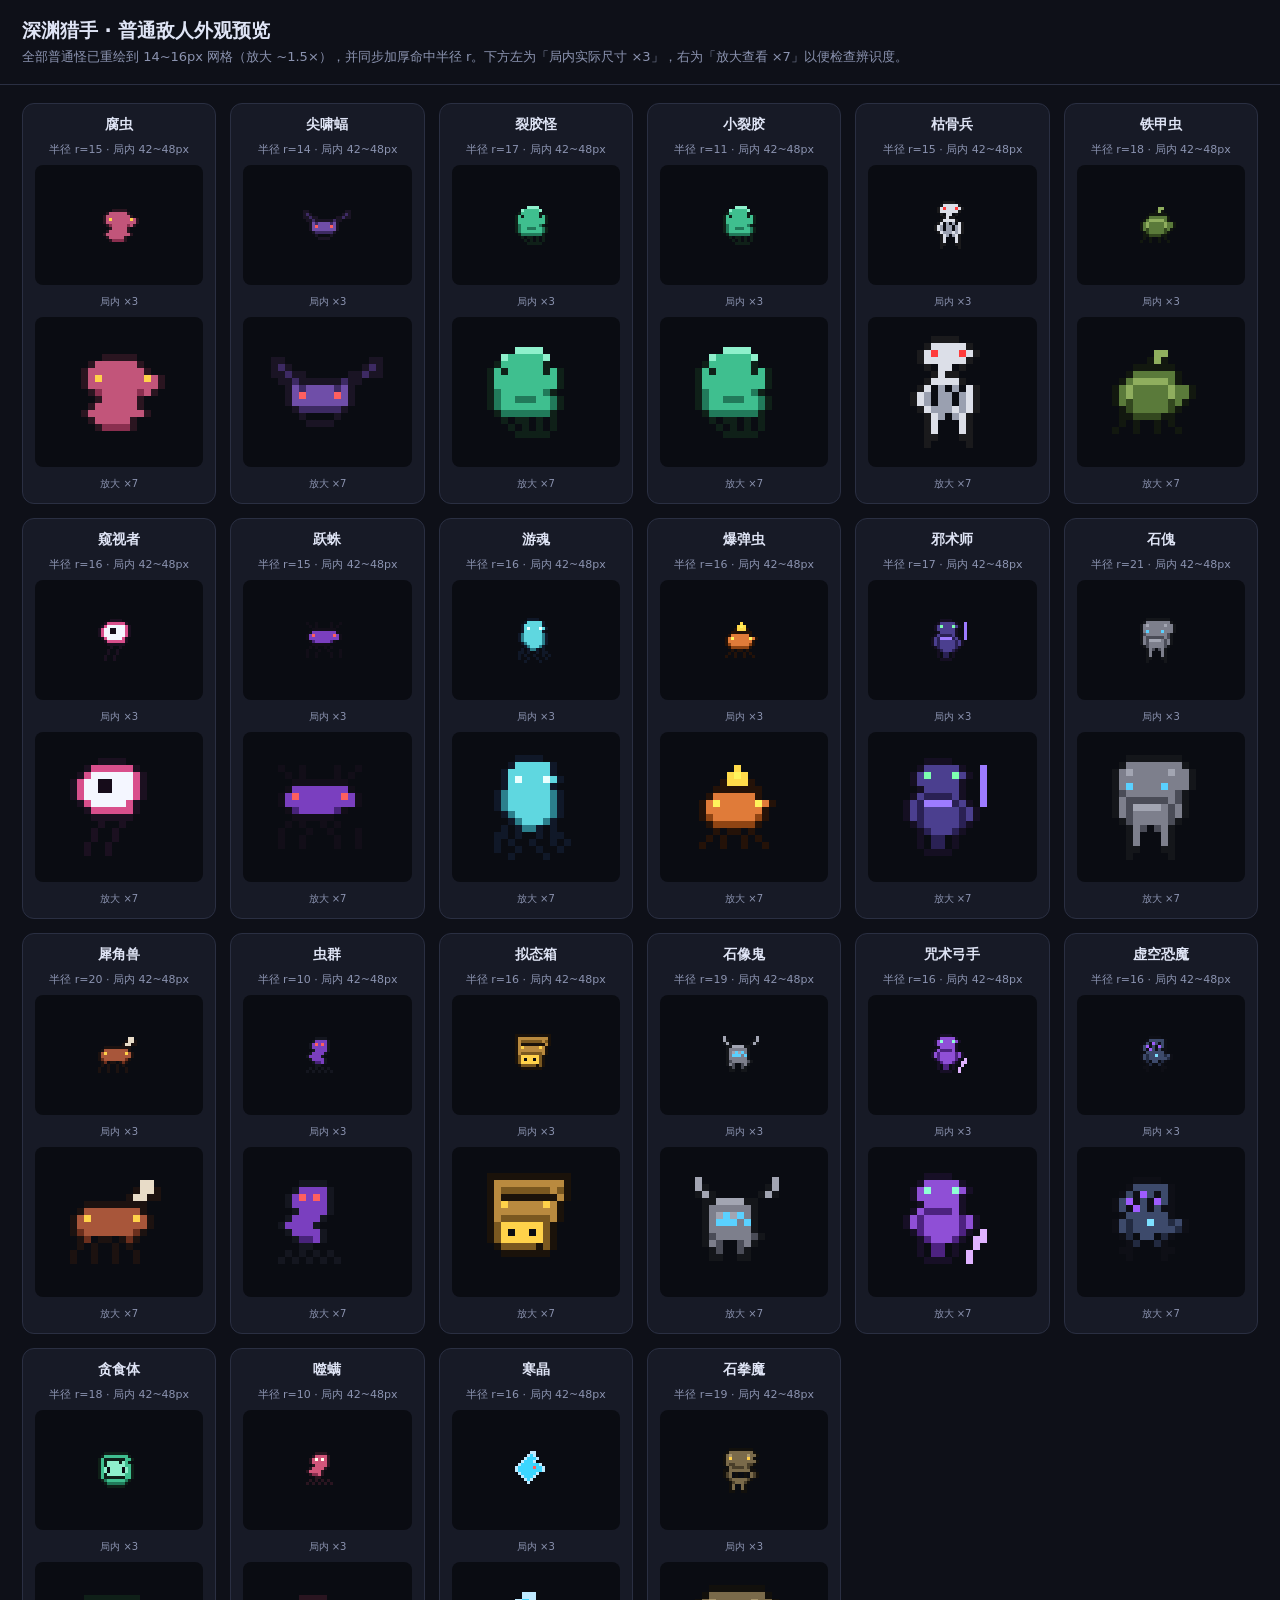
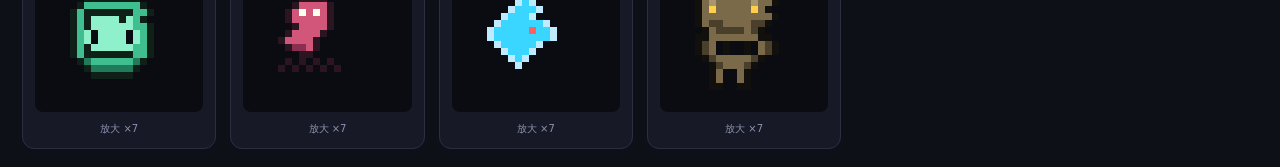
<file: tools/enemy_preview.html>
<!DOCTYPE html>
<html lang="zh-CN">
<head>
<meta charset="UTF-8">
<meta name="viewport" content="width=device-width, initial-scale=1.0">
<title>深渊猎手 · 敌人外观预览</title>
<style>
  :root { --bg:#0e1018; --card:#171a26; --line:#2a2f42; --txt:#dfe4f5; --sub:#8b93b0; --acc:#7fd8ff; }
  * { box-sizing: border-box; }
  body { margin:0; background:var(--bg); color:var(--txt);
    font-family: -apple-system, "PingFang SC", "Microsoft YaHei", system-ui, sans-serif; }
  header { padding:18px 22px; border-bottom:1px solid var(--line); }
  h1 { margin:0 0 4px; font-size:19px; }
  .tip { color:var(--sub); font-size:13px; }
  .wrap { padding:18px 22px; }
  .grid { display:grid; grid-template-columns:repeat(auto-fill,minmax(190px,1fr)); gap:14px; }
  .card { background:var(--card); border:1px solid var(--line); border-radius:12px;
    padding:12px; display:flex; flex-direction:column; align-items:center; gap:8px; }
  .nm { font-size:14px; font-weight:600; }
  .meta { font-size:11px; color:var(--sub); }
  .stage { background:#0a0c12; border-radius:8px; display:flex; align-items:center; justify-content:center;
    width:100%; height:120px; position:relative; overflow:hidden; }
  .stage.big { height:150px; }
  canvas { image-rendering:pixelated; }
  .row { display:flex; gap:10px; width:100%; }
  .row .stage { height:88px; }
  .lbl { font-size:10px; color:var(--sub); text-align:center; margin-top:2px; }
  .col { flex:1; display:flex; flex-direction:column; align-items:center; }
</style>
</head>
<body>
<header>
  <h1>深渊猎手 · 普通敌人外观预览</h1>
  <div class="tip">全部普通怪已重绘到 14~16px 网格（放大 ~1.5×），并同步加厚命中半径 r。下方左为「局内实际尺寸 ×3」，右为「放大查看 ×7」以便检查辨识度。</div>
</header>
<div class="wrap">
  <div class="grid" id="grid"></div>
</div>

<script src="../js/00_util.js"></script>
<script src="../js/01_pixel.js"></script>
<script>
  // 普通怪：精灵名 -> 显示名（含命中半径 r，局内 ×3 像素）
  var LIST = [
    ['e_worm','腐虫',15], ['e_bat','尖啸蝠',14], ['e_slime','裂胶怪',17], ['e_slime','小裂胶',11],
    ['e_skeleton','枯骨兵',15], ['e_beetle','铁甲虫',18], ['e_eye','窥视者',16], ['e_spider','跃蛛',15],
    ['e_wraith','游魂',16], ['e_bomber','爆弹虫',16], ['e_warlock','邪术师',17], ['e_stone','石傀',21],
    ['e_charger','犀角兽',20], ['e_swarmling','虫群',10], ['e_mimic','拟态箱',16], ['e_gargoyle','石像鬼',19],
    ['e_hex_archer','咒术弓手',16], ['e_void_horror','虚空恐魔',16], ['e_glutton','贪食体',18],
    ['e_mite','噬螨',10], ['e_crystal','寒晶',16], ['e_ogre','石拳魔',19]
  ];

  function drawTo(canvas, name, scale) {
    var cv = G.PX.get(name, scale);
    canvas.width = cv.width; canvas.height = cv.height;
    var c = canvas.getContext('2d');
    c.clearRect(0,0,canvas.width,canvas.height);
    c.drawImage(cv, 0, 0);
  }

  var grid = document.getElementById('grid');
  LIST.forEach(function (it) {
    var name = it[0], disp = it[1], r = it[2];
    var card = document.createElement('div'); card.className = 'card';
    var nm = document.createElement('div'); nm.className = 'nm'; nm.textContent = disp;
    var meta = document.createElement('div'); meta.className = 'meta';
    meta.textContent = '半径 r=' + r + ' · 局内 ' + (14*3) + '~' + (16*3) + 'px';

    // 局内实际尺寸
    var stageA = document.createElement('div'); stageA.className = 'stage';
    var cA = document.createElement('canvas'); drawTo(cA, name, 3); stageA.appendChild(cA);
    var lbA = document.createElement('div'); lbA.className = 'lbl'; lbA.textContent = '局内 ×3';

    // 放大查看
    var stageB = document.createElement('div'); stageB.className = 'stage big';
    var cB = document.createElement('canvas'); drawTo(cB, name, 7); stageB.appendChild(cB);
    var lbB = document.createElement('div'); lbB.className = 'lbl'; lbB.textContent = '放大 ×7';

    card.appendChild(nm); card.appendChild(meta);
    card.appendChild(stageA); card.appendChild(lbA);
    card.appendChild(stageB); card.appendChild(lbB);
    grid.appendChild(card);
  });
</script>
</body>
</html>
</file>
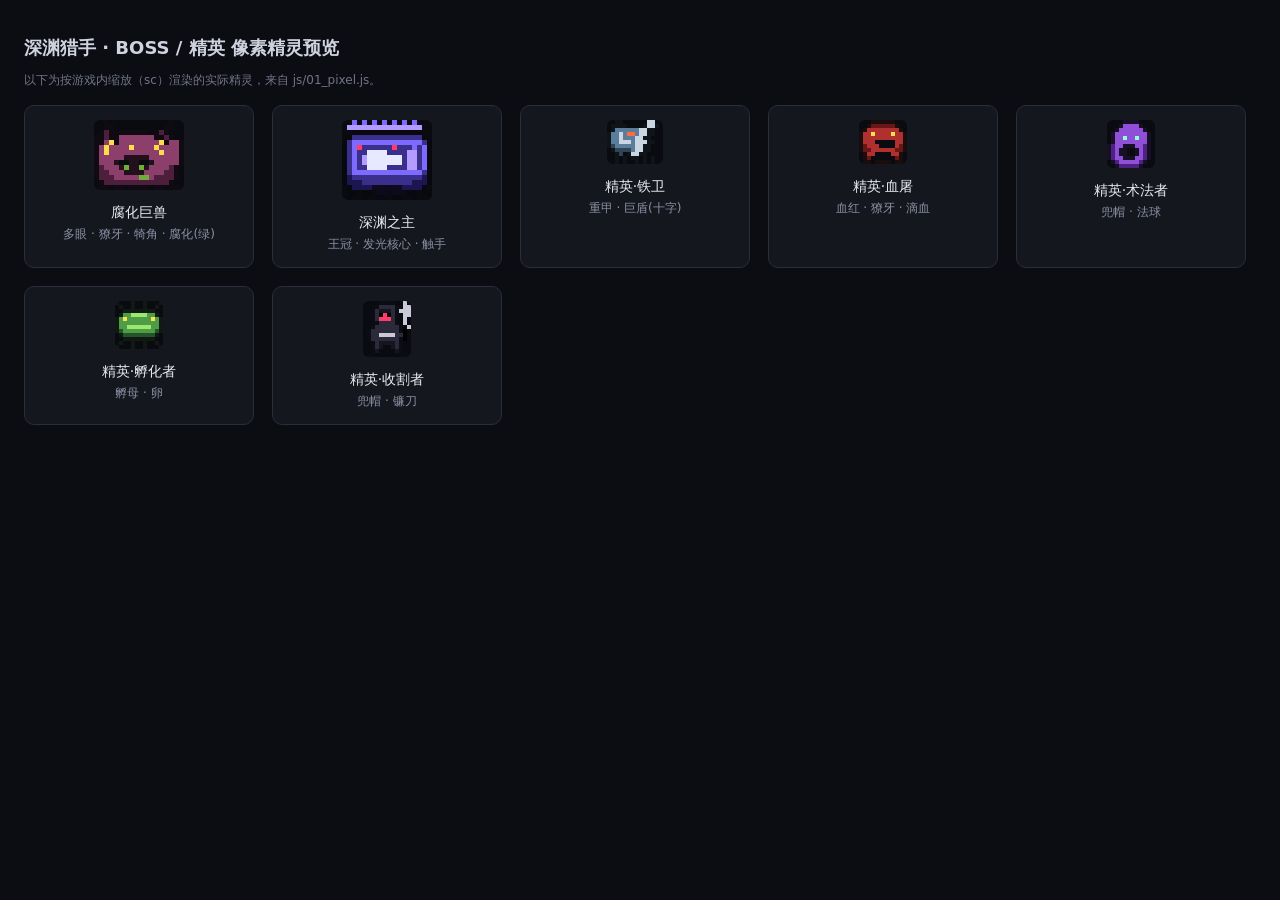
<file: tools/preview_sprites.html>
<!DOCTYPE html>
<html lang="zh">
<head>
<meta charset="utf-8">
<title>BOSS / 精英 精灵预览</title>
<style>
  body { background:#0c0d12; color:#cfd3e0; font-family:system-ui,"Microsoft YaHei",sans-serif; margin:0; padding:24px; }
  h1 { font-size:18px; font-weight:600; }
  .grid { display:flex; flex-wrap:wrap; gap:18px; margin-top:16px; }
  .card { background:#15171f; border:1px solid #2a2d3a; border-radius:10px; padding:14px; width:200px; text-align:center; }
  .card canvas { image-rendering:pixelated; background:#0a0b10; border-radius:6px; }
  .name { margin-top:10px; font-size:14px; color:#e8ebf5; }
  .desc { margin-top:4px; font-size:12px; color:#8b90a3; line-height:1.4; }
  .tip { color:#6f7488; font-size:12px; margin-top:8px; }
</style>
</head>
<body>
  <h1>深渊猎手 · BOSS / 精英 像素精灵预览</h1>
  <div class="tip">以下为按游戏内缩放（sc）渲染的实际精灵，来自 js/01_pixel.js。</div>
  <div class="grid" id="grid"></div>

  <script>
    // 提供全局 G，供 01_pixel.js 挂载
    window.G = {};
  </script>
  <script src="../js/01_pixel.js"></script>
  <script>
    var list = [
      { id:'boss_behemoth', sc:5, name:'腐化巨兽', desc:'多眼 · 獠牙 · 犄角 · 腐化(绿)' },
      { id:'boss_abyss',    sc:5, name:'深渊之主', desc:'王冠 · 发光核心 · 触手' },
      { id:'el_ironclad',   sc:4, name:'精英·铁卫', desc:'重甲 · 巨盾(十字)' },
      { id:'el_butcher',    sc:4, name:'精英·血屠', desc:'血红 · 獠牙 · 滴血' },
      { id:'el_hexer',      sc:4, name:'精英·术法者', desc:'兜帽 · 法球' },
      { id:'el_brood',      sc:4, name:'精英·孵化者', desc:'孵母 · 卵' },
      { id:'el_reaper',     sc:4, name:'精英·收割者', desc:'兜帽 · 镰刀' }
    ];
    var grid = document.getElementById('grid');
    list.forEach(function (s) {
      var cv = G.PX.get(s.id, s.sc);
      var card = document.createElement('div');
      card.className = 'card';
      var c = document.createElement('canvas');
      c.width = cv.width; c.height = cv.height;
      var ctx = c.getContext('2d');
      ctx.imageSmoothingEnabled = false;
      ctx.drawImage(cv, 0, 0);
      var n = document.createElement('div'); n.className='name'; n.textContent = s.name;
      var d = document.createElement('div'); d.className='desc'; d.textContent = s.desc;
      card.appendChild(c); card.appendChild(n); card.appendChild(d);
      grid.appendChild(card);
    });
  </script>
</body>
</html>
</file>
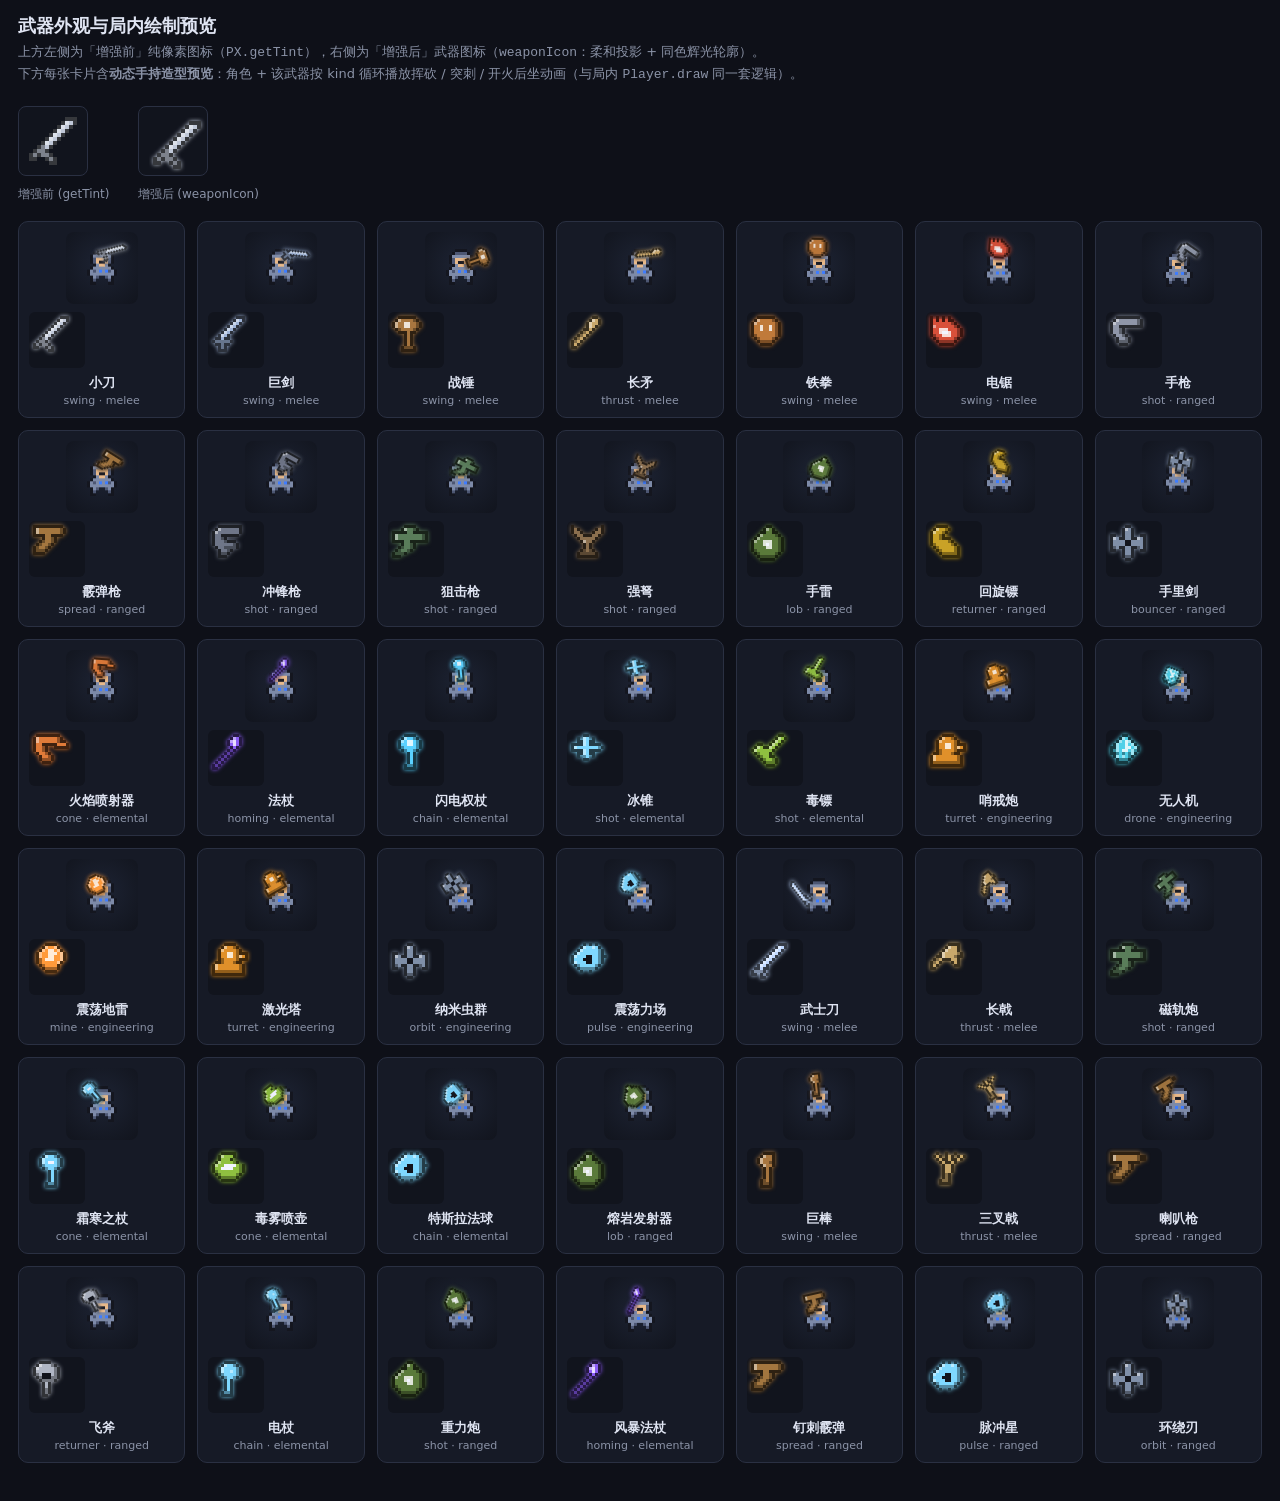
<file: tools/weapon_preview.html>
<!DOCTYPE html>
<html lang="zh">
<head>
<meta charset="utf-8">
<title>武器外观预览 · 深渊猎手</title>
<style>
  body { margin:0; background:#0e1018; color:#dfe4f2; font-family: system-ui, "PingFang SC", "Microsoft YaHei", sans-serif; }
  h1 { font-size:18px; padding:14px 18px 4px; margin:0; }
  .hint { padding:0 18px 10px; color:#8b93a7; font-size:13px; line-height:1.6; max-width:880px; }
  .cmp { display:flex; gap:28px; padding:10px 18px 4px; align-items:flex-end; }
  .cmp .lab { font-size:12px; color:#8b93a7; text-align:center; margin-top:6px; }
  .cmp canvas { background:#11141d; border:1px solid #2a3042; border-radius:8px; }
  .grid { display:grid; grid-template-columns: repeat(auto-fill, minmax(150px,1fr)); gap:12px; padding:14px 18px 40px; }
  .card { background:#161a26; border:1px solid #2a3042; border-radius:10px; padding:10px; text-align:center; }
  .card .prev { background:radial-gradient(circle at 50% 45%, #1d2333, #11141d); border-radius:8px; display:block; margin:0 auto; }
  .card .icon { background:#11141d; border-radius:6px; margin-top:8px; display:block; }
  .card .name { font-size:13px; font-weight:600; margin:6px 0 2px; }
  .card .meta { font-size:11px; color:#8b93a7; }
</style>
</head>
<body>
<h1>武器外观与局内绘制预览</h1>
<div class="hint">
  上方左侧为「增强前」纯像素图标（<code>PX.getTint</code>），右侧为「增强后」武器图标（<code>weaponIcon</code>：柔和投影 + 同色辉光轮廓）。<br>
  下方每张卡片含<strong>动态手持造型预览</strong>：角色 + 该武器按 kind 循环播放挥砍 / 突刺 / 开火后坐动画（与局内 <code>Player.draw</code> 同一套逻辑）。
</div>
<div class="cmp" id="cmp"></div>
<div class="grid" id="grid"></div>

<script src="../js/00_util.js"></script>
<script src="../js/12_audio.js"></script>
<script src="../js/01_pixel.js"></script>
<script src="../js/02_stats.js"></script>
<script src="../js/03_items.js"></script>
<script src="../js/04_weapons.js"></script>
<script>
(function () {
  var WS = G.WEAPONS || [];
  function mkCanvas(w, h) { var c = document.createElement('canvas'); c.width = w; c.height = h; return c; }

  // —— 对比区（用第一把武器）——
  var cmp = document.getElementById('cmp');
  var sample = WS[0];
  var before = G.PX.getTint(sample.icon, sample.col, 4);
  var after = G.weaponIcon(sample, 0, 4);
  [['增强前 (getTint)', before], ['增强后 (weaponIcon)', after]].forEach(function (p) {
    var wrap = document.createElement('div');
    var c = mkCanvas(before.width + 20, before.height + 20);
    c.getContext('2d').drawImage(p[1], 10, 10);
    wrap.appendChild(c);
    var l = document.createElement('div'); l.className = 'lab'; l.textContent = p[0];
    wrap.appendChild(l);
    cmp.appendChild(wrap);
  });

  // —— 卡片网格 ——
  var cards = [];
  var IW = after.width, IH = after.height;
  WS.forEach(function (def) {
    var card = document.createElement('div'); card.className = 'card';
    var prev = mkCanvas(72, 72); prev.className = 'prev'; card.appendChild(prev);
    var icon = mkCanvas(IW, IH); icon.className = 'icon';
    icon.getContext('2d').drawImage(G.weaponIcon(def, 0, 3), 0, 0);
    card.appendChild(icon);
    var nm = document.createElement('div'); nm.className = 'name'; nm.textContent = def.name || def.id;
    var mt = document.createElement('div'); mt.className = 'meta';
    mt.textContent = (def.kind || '') + ' · ' + (def.tags ? def.tags.join('/') : '');
    card.appendChild(nm); card.appendChild(mt);
    document.getElementById('grid').appendChild(card);
    cards.push({ def: def, ctx: prev.getContext('2d'), w: 72, h: 72 });
  });

  // —— 动画循环（与 Player.draw 武器段同逻辑）——
  var charCv = G.PX.get('char_knight', 3);
  function drawCard(o, t) {
    var ctx = o.ctx, W = o.w, H = o.h;
    ctx.clearRect(0, 0, W, H);
    var cx = W / 2, cy = H / 2;
    var bob = Math.sin(t * 3) * 1.4;
    G.PX.draw(ctx, charCv, cx, cy + bob, {});
    var def = o.def;
    var ang = -Math.PI / 2 + Math.sin(t * 0.9) * 0.7;
    var sw = 0;
    var cyc = (t % 1.3) / 1.3;
    if (def.kind === 'swing') sw = cyc < 0.5 ? 0.18 * (1 - cyc / 0.5) : 0;
    else if (def.kind === 'thrust') sw = cyc < 0.5 ? 0.16 * (1 - cyc / 0.5) : 0;
    else sw = cyc < 0.3 ? 0.07 : 0;
    var a = ang, reach = 15, rot = a + Math.PI / 2;
    if (def.kind === 'swing') {
      var sp = sw > 0 ? (1 - sw / 0.18) : 0, half = (def.arc || 1.6) / 2;
      a = a - half + sp * 2 * half; rot = a + Math.PI / 2; reach += 3;
    } else if (def.kind === 'thrust') {
      var tp = sw > 0 ? (1 - sw / 0.16) : 0;
      reach += Math.sin(tp * Math.PI) * 16; rot = a + Math.PI / 2;
    } else if (sw > 0) reach -= 5;
    var wc = G.weaponIcon(def, 0, 2);
    G.PX.draw(ctx, wc, cx + Math.cos(a) * reach, cy + Math.sin(a) * reach + bob, { rot: rot, alpha: 0.96 });
  }
  function loop(ts) {
    var t = ts / 1000;
    for (var i = 0; i < cards.length; i++) drawCard(cards[i], t + i * 0.13);
    requestAnimationFrame(loop);
  }
  requestAnimationFrame(loop);
})();
</script>
</body>
</html>
</file>
